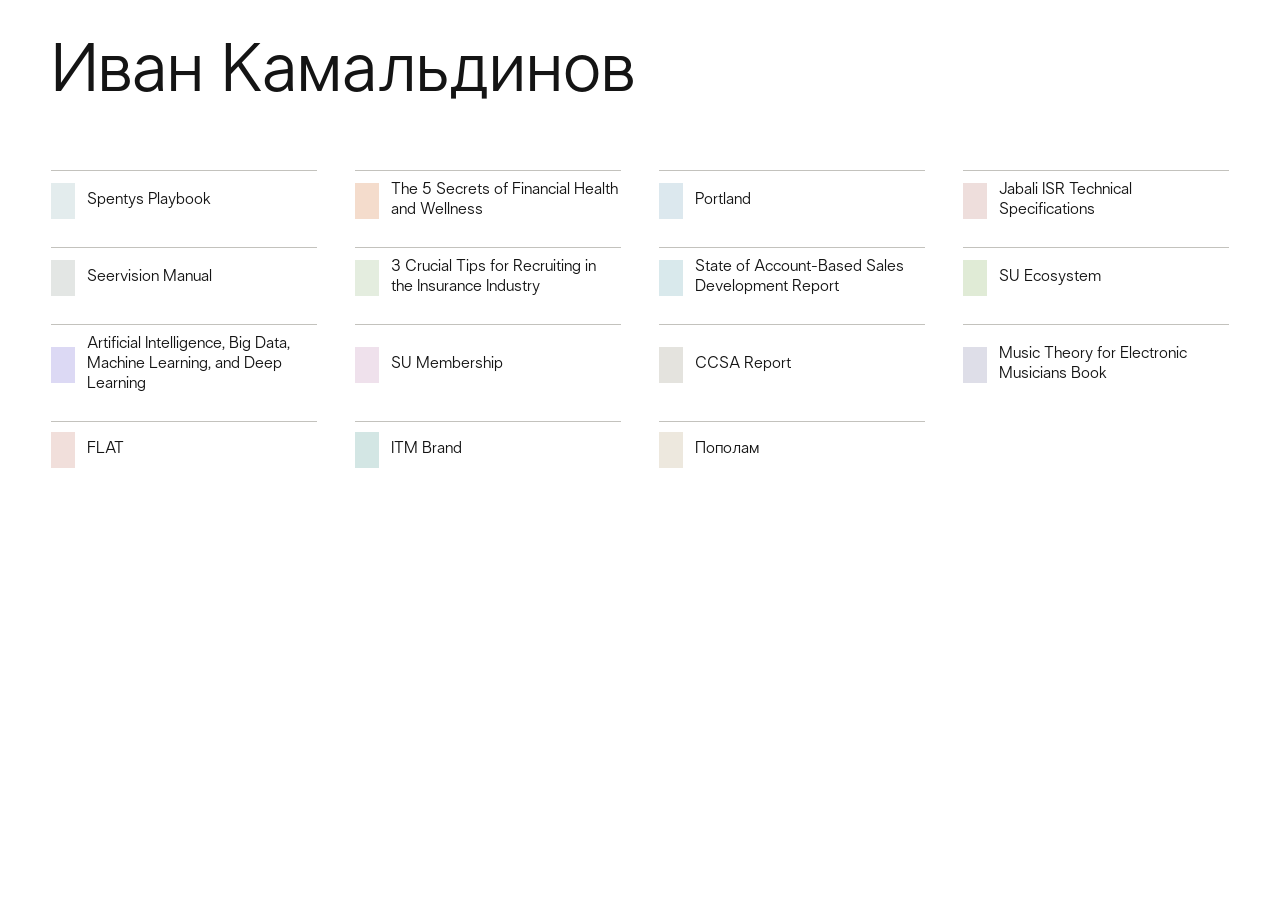
<file: index.html>
<!doctype html>
<html lang="ru">
<head>
  <meta charset="utf-8">
  <meta name="viewport" content="width=device-width, initial-scale=1, viewport-fit=cover">
  <meta name="description" content="Иван Камальдинов — коммуникационный дизайнер. Реклама, айдентика, издания и презентации.">
  <meta name="theme-color" content="#ffffff">
  <title>Иван Камальдинов — портфолио</title>
  <link rel="preload" href="./fonts/LTSuperior-Regular.otf" as="font" type="font/otf" crossorigin>
  <link rel="stylesheet" href="./portfolio.css?v=a5-reader-1">
  <link rel="stylesheet" href="./brandbooks.css?v=a5-reader-1">
  <link rel="stylesheet" href="./a5-case.css?v=a5-reader-1">
  <link rel="stylesheet" href="./opening.css?v=contrast-2">
  <link rel="stylesheet" href="./gallery-transitions.css?v=gallery-hit-1">
  <link rel="stylesheet" href="./gallery-interactions.css?v=a5-reader-1">
  <script type="module" src="./portfolio.js?v=a5-reader-1"></script>
</head>
<body>
  <main class="portfolio" id="portfolio" data-view="home" data-opening="reel">
    <figure class="image-field" aria-label="Изображения проектов">
      <div class="opening-reel" aria-hidden="true"></div>
      <div class="gallery-progress" aria-hidden="true"><div class="gallery-progress-fill"></div></div>
    </figure>
    <div class="gallery-hitarea" id="gallery-hitarea" aria-hidden="true">
      <span class="gallery-cursor" id="gallery-cursor" aria-hidden="true">→</span>
    </div>
    <header>
      <h1 class="name"><span class="given-name"><span>Иван</span></span> <span class="family-name"><span>Камальдинов</span></span></h1>
      <h1 class="project-title" id="project-title" tabindex="-1" inert></h1>
      <div class="top-action">
        <button class="cv-button" type="button" aria-haspopup="dialog" aria-controls="cv"><span>CV</span></button>
        <button class="detail-back" type="button" data-back inert>Назад</button>
      </div>
    </header>
    <p class="intro" id="intro">Коммуникационный дизайнер с опытом работы более 15 лет. Разрабатываю рекламу, айдентику, цифровые и печатные продукты.
Визуальный стиль, иерархия и системы, которые работают на любых носителях — от книжного разворота до рекламного щита.</p>

    <div class="caption" id="caption">
      <span id="slide-category"></span>
      <a class="caption-link" id="caption-link" hidden>
        <span id="slide-title"></span>
      </a>
    </div>
    <div class="carousel-controls" aria-label="Карусель">
      <div class="slide-counter" role="status" aria-live="polite" aria-atomic="true" aria-label="Номер изображения">
        <span class="counter-window"><span class="counter-number">01</span></span><span class="counter-divider">/</span><span class="counter-total">15</span>
      </div>
    </div>
    <span id="slide-status" class="visually-hidden" aria-live="polite"></span>

    <nav class="categories menu" id="categories" aria-label="Разделы портфолио"></nav>
    <nav class="formats menu" id="formats" aria-label="Форматы" inert></nav>
    <nav class="projects menu" id="projects" aria-label="Проекты" inert></nav>
    <div class="project-info" id="project-info" inert>
      <p id="project-description"></p>
      <a id="project-source" target="_blank" rel="noopener noreferrer" hidden>Открыть оригинал ↗</a>
    </div>
    <section id="brandbook" class="brandbook" aria-label="Страницы брендбука" hidden>
      <div class="book-stage">
        <button type="button" class="book-neighbor" data-book-step="-1" aria-label="Предыдущая страница"><span aria-hidden="true">←</span></button>
        <button type="button" class="book-page" aria-label="Увеличить страницу"></button>
        <button type="button" class="book-neighbor" data-book-step="1" aria-label="Следующая страница"><span aria-hidden="true">→</span></button>
      </div>
      <div class="book-tools">
        <output class="book-counter" aria-label="Страница" aria-live="polite"></output>
        <button class="book-enlarge" type="button">Увеличить ↗</button>
      </div>
      <nav class="book-strip" aria-label="Все страницы брендбука"></nav>
    </section>
    <section class="a5-case" id="a5-case" aria-label="A5. Фирменный стиль" hidden></section>
    <section id="case-viewer" class="case-viewer" hidden aria-label="Кейс проекта"><iframe id="case-frame" title="Интерактивный кейс" loading="eager"></iframe></section>
  </main>
  <dialog id="a5-zoom" class="a5-zoom" aria-label="Страница руководства A5">
    <form method="dialog">
      <button value="close">Закрыть ×</button>
      <button type="button" data-a5-zoom="-1" aria-label="Предыдущая страница">←</button>
      <button type="button" data-a5-zoom="1" aria-label="Следующая страница">→</button>
      <button type="button" data-a5-size aria-pressed="false">100%</button>
      <output class="a5-zoom-label" aria-live="polite"></output>
    </form>
    <img alt="">
  </dialog>

  <dialog class="book-zoom" id="book-zoom" aria-label="Увеличенная страница">
    <form method="dialog"><button type="submit" autofocus>Закрыть ×</button></form>
  </dialog>

  <dialog id="cv" aria-labelledby="cv-title">
    <h2 id="cv-title">Иван Камальдинов</h2>
    <p>Коммуникационный дизайнер. Более 15 лет в дизайне.</p>
    <p>Айдентика, наружная и цифровая реклама, издания, презентации.</p>
    <form method="dialog"><button type="submit" autofocus>Закрыть</button></form>
  </dialog>
</body>
</html>
</file>
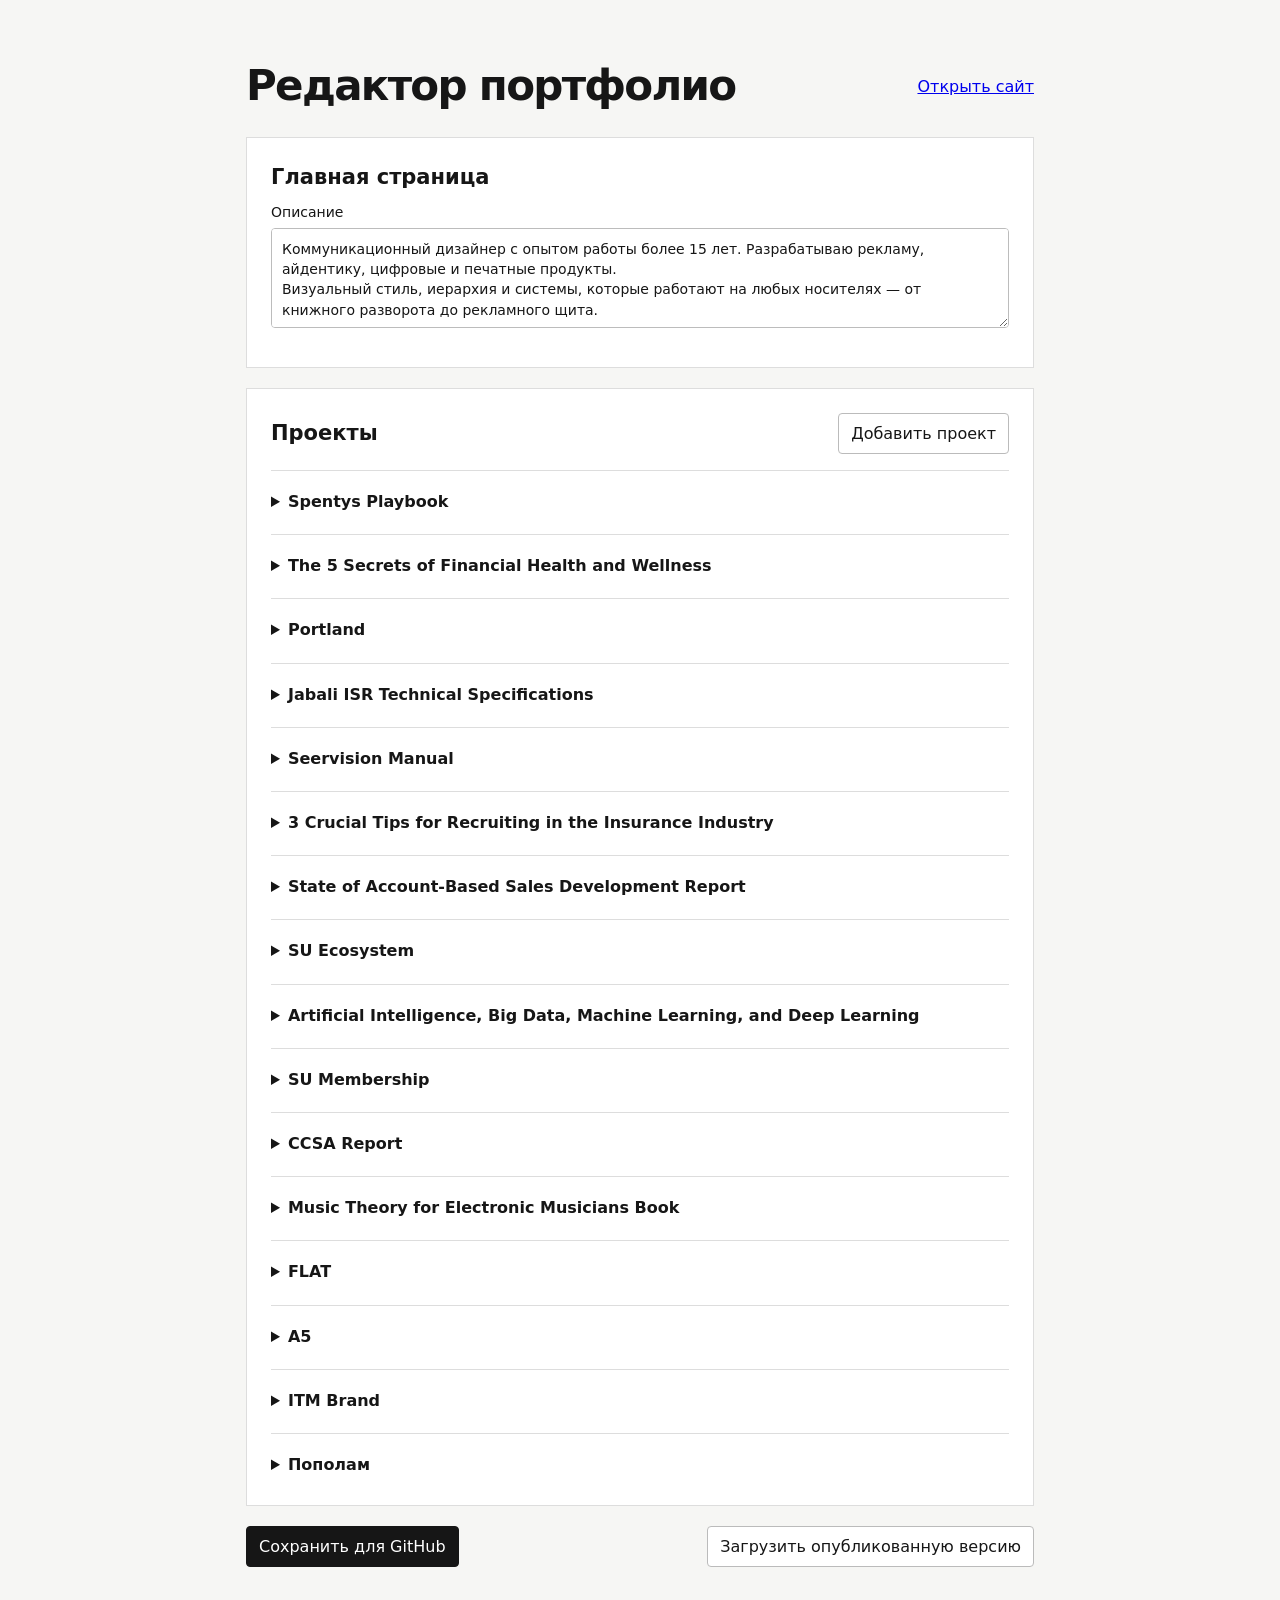
<file: admin/index.html>
<!doctype html>
<html lang="ru">
<head>
<meta charset="utf-8">
<meta name="viewport" content="width=device-width, initial-scale=1">
<title>Редактор портфолио</title>
<style>
:root { color-scheme: light; font: 16px/1.45 system-ui,sans-serif; color: #161616; background: #f6f6f4; }
* { box-sizing: border-box; }
body { max-width: 900px; margin: auto; padding: clamp(20px,5vw,56px); }
header, .project-top, .actions { display:flex; align-items:center; justify-content:space-between; flex-wrap:wrap; gap:12px; }
h1,h2,p { margin:0; } h1 { font-size: clamp(26px,5vw,42px); letter-spacing:-.04em; }
h2 { font-size: 21px; }
section { padding:24px; background:#fff; border:1px solid #ddd; margin:20px 0; }
label { display:block; font-size:14px; margin: 10px 0; }
input,select,textarea { width:100%; padding:10px; margin-top:5px; border:1px solid #bcbcbc; border-radius:4px; background:#fff; color:inherit; font:inherit; }
textarea { min-height:100px; resize:vertical; }
button,a.button { font:inherit; color:inherit; cursor:pointer; border:1px solid #bbb; padding:8px 12px; background:#fff; border-radius:4px; text-decoration:none; }
button.primary { color:#fff; background:#161616; border-color:#161616; }
button:disabled { opacity:.5; cursor:wait; }
article { border-top:1px solid #ddd; margin-top:16px; padding-top:14px; }
summary { cursor:pointer; font-weight:600; padding:5px 0; }
.pair { display:grid; grid-template-columns:1fr 1fr; gap:12px; }
.muted { color:#575757; font-size:14px; margin-top:8px; }
#status { margin-top:12px; min-height:1.5em; }
#export-text { min-height:180px; } [hidden] { display:none !important; }
@media(max-width:480px) { .pair { grid-template-columns:1fr; gap:0; } section { padding:16px; } }
</style>
</head>
<body>
<header><h1>Редактор портфолио</h1><a href="https://oskrenh.github.io/kamaldinov/">Открыть сайт</a></header>
<form id="editor" hidden>
<section aria-labelledby="bio-title">
<h2 id="bio-title">Главная страница</h2>
<label>Описание<textarea id="intro" maxlength="650" required></textarea></label>
</section>
<section aria-labelledby="projects-title">
<div class="project-top"><h2 id="projects-title">Проекты</h2><button id="add" type="button">Добавить проект</button></div>
<div id="projects"></div>
</section>
<div class="actions">
<button class="primary" id="publish" type="submit">Сохранить для GitHub</button>
<button id="reload" type="button">Загрузить опубликованную версию</button>
</div>
</form>
<p id="status" role="status">Загружаю портфолио…</p>
<section id="export" hidden>
<h2>Сохранение через GitHub</h2>
<p class="muted">Скопируй подготовленный текст, замени им содержимое файла в GitHub и нажми Commit changes.</p>
<label>Данные для файла content.json<textarea id="export-text" readonly></textarea></label>
<div class="actions">
<button type="button" id="copy">Скопировать</button>
<a class="button" href="https://github.com/OSKRENH/kamaldinov/edit/main/content.json" target="_blank" rel="noopener">Открыть редактор GitHub</a>
</div>
</section>
<template id="project">
<article>
<details>
<summary></summary>
<label>Название<input name="title" required maxlength="100"></label>
<label>Бренд / клиент (подпись в галерее)<input name="client" maxlength="100"></label>
<div class="pair"><label>Раздел<select name="category"></select></label><label>Подраздел<select name="subcategory"></select></label></div>
<label>Краткое описание<textarea name="description" maxlength="600"></textarea></label>
<label>Обложка, URL изображения<input name="cover" type="url" maxlength="1000" placeholder="https://…"></label>
<label>Ссылка на проект<input name="url" type="url" maxlength="1000" placeholder="https://…"></label>
<button type="button" data-remove>Удалить проект</button>
</details>
</article>
</template>
<script type="module" src="./editor.js"></script>
</body>
</html>
</file>
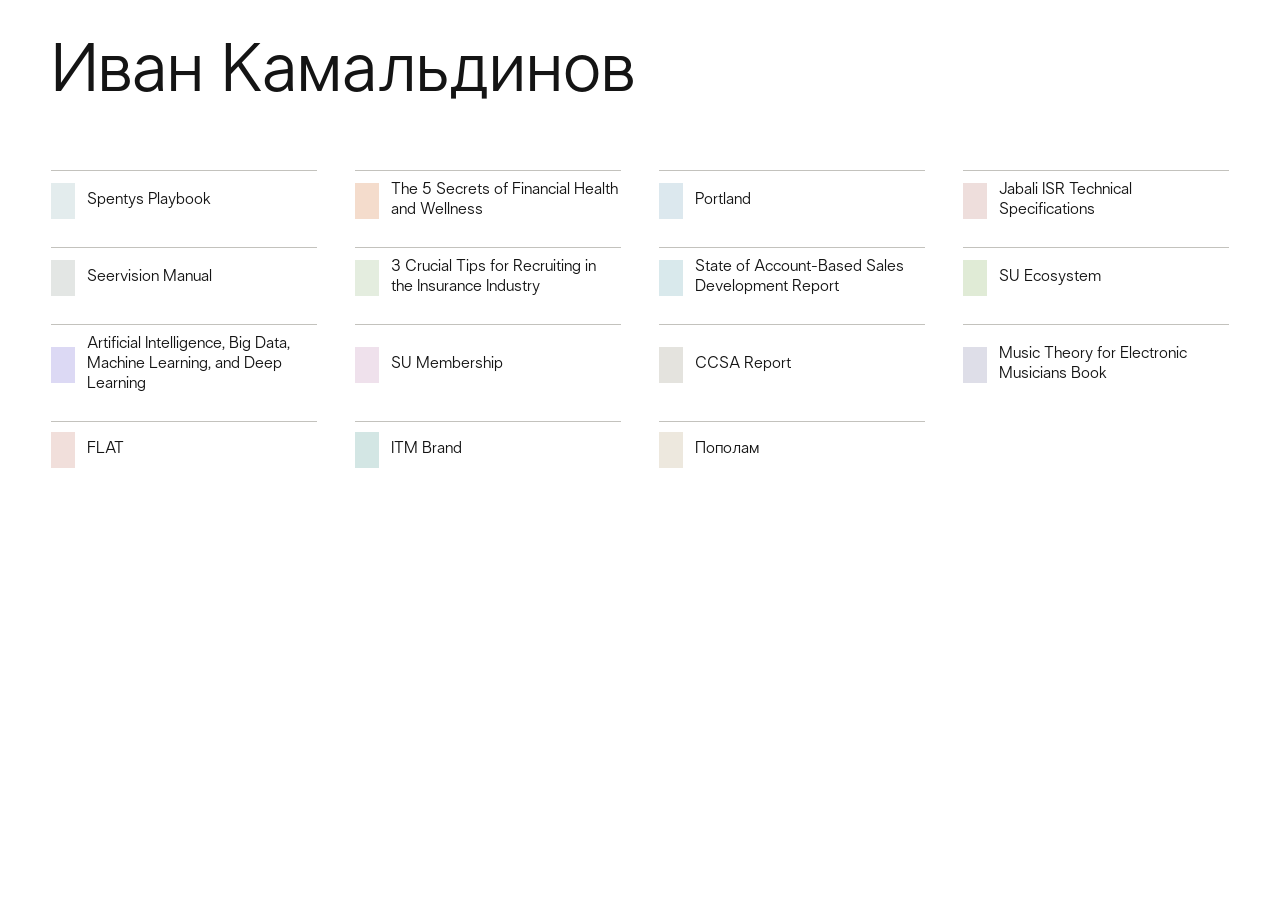
<file: cases/index.html>
<!doctype html><html lang="ru"><meta charset="utf-8"><meta name="viewport" content="width=device-width,initial-scale=1"><title>Кейсы — Иван Камальдинов</title>
<style>
@font-face{font-family:LT;src:url(../fonts/LTSuperior-Regular.otf)}*{box-sizing:border-box}body{margin:0;font-family:LT,Arial,sans-serif;color:#141414}button{font:inherit;color:inherit;cursor:pointer;background:none;border:0;text-align:left;padding:0}button:hover{text-decoration:underline;text-underline-offset:.17em}#list{padding:3.6vmin 4vw}h1{font-size:clamp(36px,5.4vw,100px);font-weight:400;margin:0 0 6vh}#items{display:grid;grid-template-columns:repeat(auto-fit,minmax(215px,1fr));gap:1em 3vw}#items button{padding:10px 0;border-top:1px solid #c3c2bd;display:flex;align-items:center;gap:12px}#items i{width:24px;height:36px;display:block;flex:none}#stage{position:fixed;inset:0;display:grid;place-items:center;transition:background .55s}#stage[hidden],[hidden]{display:none}svg{width:100%;height:100%;font-family:LT,Arial,sans-serif}svg [role=button]{cursor:pointer}svg [role=button]:hover text,svg [role=button]:focus-visible text{text-decoration:underline}svg [role=button]:focus-visible{outline:2px solid currentColor}text{fill:#161616}.active{animation:arrive .52s cubic-bezier(.2,.7,.3,1) both}.reverse{animation-name:retreat}@keyframes arrive{from{opacity:.1;translate:1.8% 0}}@keyframes retreat{from{opacity:.1;translate:-1.8% 0}}@media(prefers-reduced-motion:reduce){*,*:before{animation:none!important;transition:none!important}}
</style><main id="list"><h1>Иван Камальдинов</h1><nav id="items" aria-label="Проекты"></nav></main><section id="stage" hidden aria-label="Открытый проект"></section><script src="scenes.js"></script><script>
const NS='http://www.w3.org/2000/svg',media=matchMedia('(max-aspect-ratio: 4/5)');let state,dir=1,start,lastScene,lastProject;
function el(tag,attrs={}){const n=document.createElementNS(NS,tag);for(const [k,v] of Object.entries(attrs))n.setAttribute(k,v);return n}
function go(i,k){location.hash=i+'/'+k}
function action(a){if(a==='home'){if(window.parent!==window){window.parent.postMessage({type:'kamaldinov:close-case'},location.origin)}else{location.hash=''}return}let [i,k]=state,L=cases[i].views.length;dir=a==='prev'||Number.isInteger(a)&&a<k?-1:1;go(i,Number.isInteger(a)?a:(k+(dir>0?1:-1)+L)%L)}
cases.forEach((p,i)=>{let b=document.createElement('button'),color=document.createElement('i');color.style.background=p.views[0].desktop.bg;b.append(color,document.createTextNode(p.full));b.onclick=()=>go(i,0);items.append(b)})
function draw(){const m=/^#(\d+)\/(\d+)$/.exec(location.hash);if(!m||!cases[+m[1]]?.views[+m[2]]){stage.hidden=true;list.hidden=false;if(state)items.children[state[0]].focus();state=null;lastScene=null;return}
state=[+m[1],+m[2]];let [i,k]=state,s=cases[i].views[k][media.matches?'mobile':'desktop'];let focused=document.activeElement?.dataset.id;list.hidden=true;stage.hidden=false;stage.style.background=s.bg;const svg=el('svg',{viewBox:'0 0 '+s.w+' '+s.h,role:'group','aria-label':cases[i].full+' — '+cases[i].views[k].label});for(const n of s.nodes){let g=el('g');g.dataset.id=n.id;if(n.type==='art'){const box=el('svg',{x:n.x,y:n.y,width:n.w,height:n.h,overflow:'hidden'});const art=el('image',{x:n.dx,y:n.dy,width:n.iw,height:n.ih,href:'art/'+n.key+'.svg'});art.addEventListener('error',()=>{const fallback=['../images/drive/spentys-playbook.webp','../images/drive/financial-health-and-wellness.webp','../images/drive/portland.webp','../images/drive/jabali-isr.webp','../images/drive/seervision-manual.webp','../images/drive/recruiting-in-insurance.webp','../images/drive/account-based-sales-development.webp','../images/drive/su-ecosystem.webp','../images/drive/ai-and-big-data-clean.webp','../images/drive/su-membership.webp','../images/drive/ccsa-report.webp','../images/drive/music-theory.webp','../images/brandbooks/flat/01.webp','../images/brandbooks/itm/01.webp','../images/pets/popolam-safari-browser.webp'][i];if(art.getAttribute('href')!==fallback)art.setAttribute('href',fallback)},{once:true});box.append(el('rect',{width:'100%',height:'100%',fill:'white'}),art);g.append(box);const prior=lastProject===i && lastScene?.nodes.find(a=>a.id===n.id&&a.key===n.key);
if(prior && !matchMedia('(prefers-reduced-motion: reduce)').matches){const picture=box.lastChild;for(const [attr,prop] of [['x','dx'],['y','dy'],['width','iw'],['height','ih']]){if(prior[prop]!==n[prop]){const anim=el('animate',{attributeName:attr,from:prior[prop],to:n[prop],dur:'.60s',calcMode:'spline',keyTimes:'0;1',keySplines:'.25 .72 .3 1'});picture.append(anim)}}}else g.classList.add('active');if(dir<0)g.classList.add('reverse')}else if(n.type==='marker'){g.append(el('rect',{x:n.x,y:n.y,width:n.w,height:n.h,fill:'#161616'}))}else{const t=el('text',{x:n.x,y:n.y+n.size*.82,'font-size':n.size});t.textContent=n.text;if(n.link==='home')t.setAttribute('text-decoration','underline');g.append(t);if(n.id==='section'||n.id==='loc')g.classList.add('active')}
if(n.link!=null){g.setAttribute('role','button');g.setAttribute('tabindex','0');g.setAttribute('aria-label',n.text||cases[i].views[typeof n.link==='number'?n.link:(k+1)%cases[i].views.length].label);g.onclick=()=>action(n.link);g.onkeydown=e=>{if(e.key==='Enter'||e.key===' '){e.preventDefault();action(n.link)}};if(n.type==='text'){const pad=n.size*.3;g.insertBefore(el('rect',{x:n.x-pad,y:n.y-pad,width:Math.max(n.text.length*n.size*.54,n.size)+2*pad,height:n.size*1.7,fill:'transparent'}),g.firstChild)}}svg.append(g)}stage.replaceChildren(svg);lastScene=s;lastProject=i;if(focused)svg.querySelector('[data-id="'+focused+'"]')?.focus()}
window.addEventListener('hashchange',draw);media.addEventListener('change',draw);addEventListener('keydown',e=>{if(!state)return;if(['ArrowLeft','ArrowRight','Escape'].includes(e.key)){e.preventDefault();action(e.key==='Escape'?'home':e.key==='ArrowLeft'?'prev':'next')}});stage.ontouchstart=e=>start=e.touches[0].clientX;stage.ontouchend=e=>{const d=e.changedTouches[0].clientX-start;if(Math.abs(d)>60){e.preventDefault();action(d<0?'next':'prev')}};draw()
</script></html>
</file>
<file: portfolio.css>
@font-face {
  font-family: 'LT Superior';
  src: url('./fonts/LTSuperior-Regular.otf') format('opentype');
  font-weight: 400;
  font-display: swap;
}

:root {
  color-scheme: light;
  font-family: 'LT Superior', Arial, sans-serif;
  color: #0d0d0d;
  background: #fff;
  --site-gutter: 2.604167%;
  --site-text: min(.625vw, 1.111111dvh);
  --site-title: min(3.90625vw, 6.944444dvh);
  font-size: var(--site-text);
  --ease: cubic-bezier(.22, 1, .36, 1);
  --move: 760ms var(--ease);
  --fade: 560ms ease;
}

*, *::before, *::after { box-sizing: border-box; }
html, body { margin: 0; width: 100%; height: 100%; overflow: hidden; }
h1, h2, p, figure { margin: 0; }
button, a { color: inherit; font: inherit; }
button {
  padding: 0;
  border: 0;
  background: none;
}
button, a[href] { cursor: pointer; -webkit-tap-highlight-color: transparent; }
html[data-input="touch"] :focus-visible { outline: none; }
:focus-visible { outline: 1px solid currentColor; outline-offset: 3px; }

.portfolio {
  --gutter: var(--site-gutter);
  --second: 8.984375%;
  --surname: 49.92%;
  --right: 91.796875%;
  --header-y: 4.62963%;
  --intro-y: 35.324074%;
  --nav-y: 66.064815%;
  --column: 5.598958%;
  --projects-width: 11.953125%;
  --format-shift: -6.380208vw;
  --intro-width: 18.333333%;
  --shift: clamp(18px, 3vw, 100px);
  position: relative;
  isolation: isolate;
  width: 100%;
  height: 100dvh;
  overflow: clip;
  font-size: var(--site-text);
  line-height: 1.2;
}

.image-field {
  position: absolute;
  z-index: -1;
  inset: 28.703704% 0 0 30.729167%;
  overflow: hidden;
  background: #f2f2f2;
  transition: inset 1000ms var(--ease);
}
.slide {
  position: absolute;
  inset: 0;
  width: 100%;
  height: 100%;
  opacity: 0;
  transition: opacity 1200ms ease;
}
.slide.is-current { opacity: 1; z-index: 1; }
.project-cover {
  --media-inset: clamp(16px, 2.604167vw, 100px);
  display: grid;
  place-items: center;
  isolation: isolate;
  overflow: hidden;
  padding: var(--media-inset);
  background: #f2f2f2;
}
/* Mirror the mobile treatment on desktop: every project paints a soft,
   edge-to-edge enlarged version of its own artwork behind the real cover. */
.project-cover::before {
  content: '';
  position: absolute;
  z-index: 0;
  inset: -32px;
  pointer-events: none;
  background: var(--preview) center / cover no-repeat;
  filter: blur(32px) brightness(.88) saturate(.83);
  transform: scale(1.04);
}
.project-cover img {
  display: block;
  width: 100%;
  height: 100%;
  min-width: 0;
  min-height: 0;
  object-fit: contain;
  position: relative;
  z-index: 1;
}
.color-slide { background-color: #f1e5d6; }
.slide[data-category="advertising"] { background-color: #dce8f9; }
.slide[data-category="identity"] { background-color: #eadff5; }
.slide[data-category="editions"] { background-color: #e7ead6; }
.slide[data-category="presentations"] { background-color: #f4dfcf; }
.slide[data-category="pets"] { background-color: #f6e1e8; }
.image-field::after {
  position: absolute;
  z-index: 2;
  inset: 0;
  pointer-events: none;
  content: '';
  background: linear-gradient(90deg, rgb(255 255 255 / .93), transparent 70%),
    linear-gradient(180deg, rgb(255 255 255 / .74), transparent 28%);
  opacity: 0;
  transition: opacity var(--move);
}
[data-view="detail"] .image-field { inset: 0; }
[data-view="detail"] .image-field:has(.project-cover.is-current)::after { opacity: 1; }

.name, .project-title, .top-action {
  font-size: var(--site-title);
  line-height: 1.13;
  font-weight: 400;
}
.given-name, .family-name, .project-title, .top-action {
  position: absolute;
  top: var(--header-y);
}
.given-name { left: var(--gutter); }
.family-name { left: var(--surname); text-align: center; translate: -50% 0; }
.top-action { right: var(--gutter); }
.top-action button {
  display: block;
  text-decoration: underline;
  text-decoration-thickness: .045em;
  text-underline-offset: .12em;
}
.cv-button span { text-decoration: underline; text-decoration-thickness: .045em; text-underline-offset: .12em; }
.detail-back { position: absolute; top: 0; right: 0; }
.project-title {
  left: var(--gutter);
  right: 21.71875%;
  font-size: var(--site-title);
  overflow-wrap: anywhere;
}
.name, .cv-button, .intro, .caption, .carousel-controls, .menu, .project-title, .project-info, .detail-back {
  transition: transform var(--move), opacity var(--fade);
}
.given-name span, .family-name span, .cv-button span { display: inline-block; }
[data-starting] .given-name span, [data-starting] .family-name span, [data-starting] .cv-button span {
  animation: reveal-heading 1200ms var(--ease) both;
}
[data-starting] .family-name span { animation-delay: 350ms; }
[data-starting] .cv-button span { animation-delay: 700ms; }
@keyframes reveal-heading {
  from { opacity: 0; transform: translateX(var(--shift)); }
  to { opacity: 1; transform: translateX(0); }
}

.intro, .caption, .carousel-controls, .menu, .project-info {
  position: absolute;
  font-size: inherit;
}
.intro, .project-info { width: var(--intro-width); left: var(--gutter); }
.intro { top: var(--intro-y); }
.intro-mobile-copy { display: none; }
[data-advertising-list] .intro { white-space: pre-line; }
.caption {
  top: var(--intro-y);
  left: var(--right);
  right: var(--gutter);
  overflow-wrap: anywhere;
}
.caption span { display: block; }
.caption-link { text-decoration: none; }
.carousel-controls {
  top: var(--nav-y);
  left: var(--right);
  display: flex;
  align-items: center;
  gap: .22em;
}
.carousel-controls button {
  display: grid;
  place-items: center;
  min-height: 1.2em;
  min-width: 1.1em;
  transition: opacity 180ms ease;
}
.carousel-controls button:enabled:hover { opacity: .55; }
.carousel-controls button:disabled { cursor: default; }

.menu, .project-info {
  top: var(--nav-y);
  bottom: 4.62963%;
  overflow: auto;
  scrollbar-width: none;
  overscroll-behavior: contain;
}
.menu::-webkit-scrollbar, .project-info::-webkit-scrollbar { display: none; }
.menu { display: flex; flex-direction: column; align-items: flex-start; width: var(--column); }
.menu a, .menu button {
  display: block;
  flex: none;
  text-align: left;
  text-decoration: none;
  max-width: 100%;
  overflow-wrap: anywhere;
}
.menu a {
  text-decoration: underline;
  text-decoration-color: transparent;
  text-decoration-thickness: max(1px, .022em);
  text-underline-offset: .16em;
  transition: text-decoration-color 240ms ease, color 240ms ease;
}
.menu a:hover, .menu a:focus-visible, .menu a[aria-current] { text-decoration-color: currentColor; }
.menu .section-back {
  opacity: 0;
  transform: translateX(var(--shift));
  transition: opacity var(--fade), transform var(--move), text-decoration-color 240ms ease;
}
[data-view="projects"] .section-back { opacity: 1; transform: translateX(0); }
.menu :focus-visible { outline-offset: -1px; }
.categories { left: var(--gutter); }
.formats, .projects { left: var(--second); }
.projects { width: var(--projects-width); }
.project-info { left: var(--gutter); }
.project-info a { display: inline-block; margin-top: .4em; text-underline-offset: .14em; }

[inert] { pointer-events: none; }
[hidden] { display: none !important; }

.formats, .projects, .project-info, .project-title, .detail-back {
  opacity: 0;
  transform: translateX(var(--shift));
}
[data-view="formats"] .formats, [data-view="projects"] .projects,
[data-view="detail"] .project-info, [data-view="detail"] .project-title, [data-view="detail"] .detail-back {
  opacity: 1;
  transform: translateX(0);
}
[data-view="projects"]:not([data-direct]) .categories, [data-view="detail"] .categories {
  opacity: 0;
  transform: translateX(-130%);
}
[data-view="projects"] .formats {
  opacity: 1;
  transform: translateX(var(--format-shift));
}
[data-view="detail"] .formats, [data-view="detail"] .projects {
  opacity: 0;
  transform: translateX(calc(-1 * var(--second) - 110%));
}
[data-view="detail"] .name, [data-view="detail"] .cv-button, [data-view="detail"] .intro {
  opacity: 0;
  transform: translateX(calc(-1 * var(--shift)));
  pointer-events: none;
}
[data-view="detail"] .caption {
  opacity: 0;
  transform: translateX(var(--shift));
  pointer-events: none;
}
[data-view="projects"][data-direct] .formats { opacity: 0; }
.visually-hidden { position: absolute; width: 1px; height: 1px; padding: 0; overflow: hidden; clip-path: inset(50%); white-space: nowrap; }
dialog { max-width: min(90vw, 480px); padding: 1.5rem; border: 1px solid currentColor; color: inherit; }
dialog::backdrop { background: rgb(0 0 0 / .24); }
dialog h2 { font-weight: 400; margin-bottom: .65em; }
dialog button { margin-top: 1.2em; text-decoration: underline; }

@media (max-aspect-ratio: 1/1) {
  :root {
    --site-gutter: 5.128205%;
    --site-text: clamp(11px, 3.076923vw, 16px);
    --site-title: clamp(19px, 6.153846vw, 32px);
  }
  .portfolio {
    /* 390 × 844 reference. Raise the bottom menu on short screens. */
    --second: 51.538462%;
    --header-y: max(2.843602%, env(safe-area-inset-top));
    --intro-y: max(13.507109%, calc(env(safe-area-inset-top) + 4.65em));
    --nav-y: min(88.981043%, calc(100% - 6.25em - max(16px, env(safe-area-inset-bottom))));
    --image-top: max(24.170616%, calc(var(--intro-y) + 7.5em));
    --image-end: min(86.492891%, calc(var(--nav-y) - 1.5em));
    --caption-y: clamp(var(--image-top), 66.706161%, calc(var(--image-end) - 3.8em));
    --column: 43.333333%;
    --projects-width: 43.333333%;
    --format-shift: -46.410257vw;
    --intro-width: 89.74359%;
    line-height: 1.25;
  }
  .intro-desktop-copy { display: none; }
  .intro-mobile-copy { display: inline; white-space: pre-line; }
  [data-view="detail"] {
    --nav-y: min(83.412322%, calc(100% - 6em - max(16px, env(safe-area-inset-bottom))));
  }
  .project-title { right: 36%; line-height: 1.2333; }
  .intro {
    white-space: normal;
    max-height: calc(var(--image-top) - var(--intro-y) - .7em);
    overflow: auto;
    scrollbar-width: none;
  }
  [data-advertising-list] .intro { white-space: normal; }
  .image-field { inset: var(--image-top) 0 calc(100% - var(--image-end)) 0; }
  .project-cover { padding: 0; }
  .project-cover::before {
    inset: -24px;
    filter: blur(20px) brightness(.92) saturate(.75);
  }
  .portfolio:not([data-view="detail"]) .project-cover img {
    position: absolute;
    inset: auto 0 0;
    width: 100%;
    height: 88%;
    object-position: center bottom;
  }
  .portfolio:not([data-view="detail"]) .project-cover[data-orientation="wide"] img {
    left: auto;
    width: 86%;
    height: 86%;
    object-fit: cover;
    object-position: left bottom;
  }
  .image-field::after {
    background: linear-gradient(0deg, rgb(255 255 255 / .95), transparent 44%, transparent 69%, rgb(255 255 255 / .8));
  }
  .caption {
    top: var(--caption-y);
    left: var(--gutter);
    right: calc(100% - var(--second) + .5em);
  }
  .carousel-controls {
    top: var(--caption-y);
    left: var(--second);
    right: auto;
    gap: .16em;
  }
  [data-view="detail"] .carousel-controls {
    top: 66.706161%;
    left: auto;
    right: var(--gutter);
    font-size: inherit;
  }
  .carousel-controls button {
    min-width: 1em;
    position: relative;
  }
  .carousel-controls button::after {
    content: '';
    position: absolute;
    inset-block: -10px;
    inset-inline: -3px;
  }
  .menu, .project-info { bottom: max(2.5%, env(safe-area-inset-bottom)); }
  [data-view="detail"] .formats, [data-view="detail"] .projects { transform: translateX(-220%); }
}

@media (prefers-reduced-motion: reduce) {
  *, *::before, *::after { animation: none !important; transition: none !important; }
}

.name { position: absolute; inset: 0; pointer-events: none; }
.slide.is-outgoing { opacity: 1; }



.project-info { white-space: pre-line; }
[data-view="projects"] .projects { transition-delay: 140ms; }
[data-view="detail"] .project-title { transition-delay: 90ms; }
[data-view="detail"] .project-info { transition-delay: 170ms; }

.caption-link, .top-action button, dialog button {
  transition: color 240ms ease;
}
.top-action button { transition: transform var(--move), opacity var(--fade), color 240ms ease; }
@media (hover: hover) {
  .caption-link[href]:hover, .top-action button:hover, dialog button:hover { color: #585858; }
}
.caption-link #slide-title {
  text-decoration: underline;
  text-decoration-color: transparent;
  text-decoration-thickness: max(1px, .022em);
  text-underline-offset: .14em;
  transition: text-decoration-color 240ms ease;
}
.caption-link[href]:hover #slide-title { text-decoration-color: currentColor; }

/* Immersive vector case studies: retain the original home grid and routing. */
.case-viewer{position:absolute;z-index:30;inset:0;width:100%;height:100%;background:#fff;overflow:hidden;}
.case-viewer iframe{display:block;width:100%;height:100%;border:0;outline:0;background:#fff;}
[data-case] .gallery-hitarea{pointer-events:none;}
</file>
<file: brandbooks.css>
[data-book] .image-field,
[data-book] .carousel-controls,
[data-book] .project-info { visibility: hidden; }

[data-book] { background: #f3f2ee; }

.brandbook {
  --page-gap: clamp(12px, 2vw, 34px);
  position: absolute;
  inset: clamp(110px, 17dvh, 180px) var(--gutter) max(24px, env(safe-area-inset-bottom));
  display: grid;
  grid-template-rows: minmax(0, 1fr) auto auto;
  gap: 14px;
  animation: book-arrive 520ms var(--ease) both;
}
@keyframes book-arrive {
  from { opacity: .3; transform: translateY(14px); }
  to { opacity: 1; transform: translateY(0); }
}

.book-stage {
  display: grid;
  grid-template-columns: minmax(0, .21fr) minmax(0, 1fr) minmax(0, .21fr);
  grid-template-rows: minmax(0, 1fr);
  align-items: center;
  gap: var(--page-gap);
  min-height: 0;
  touch-action: pan-y pinch-zoom;
}
.book-page {
  display: grid;
  place-items: center;
  width: 100%;
  height: 100%;
  min-height: 0;
  min-width: 0;
  cursor: zoom-in;
}
.book-page img {
  display: block;
  width: auto;
  height: auto;
  max-width: 100%;
  max-height: 100%;
  min-height: 0;
  min-width: 0;
  object-fit: contain;
  box-shadow: 0 10px 28px rgb(30 26 15 / .16);
}
.book-neighbor {
  display: grid;
  place-items: center;
  gap: 10px;
  min-width: 0;
  color: #504d43;
  opacity: .62;
  transition: opacity 220ms ease, transform 280ms var(--ease);
}
.book-neighbor:disabled { visibility: hidden; }
.book-neighbor img {
  display: block;
  width: 100%;
  height: auto;
  aspect-ratio: 116 / 82;
  object-fit: contain;
  box-shadow: 0 3px 12px rgb(30 26 15 / .14);
}
.book-neighbor:focus-visible { opacity: 1; }
@media (hover: hover) and (pointer: fine) {
  .book-neighbor:enabled:hover { opacity: 1; transform: translateY(-4px); }
}

.book-tools {
  display: grid;
  grid-template-columns: 1fr auto 1fr;
  align-items: center;
  padding-top: 4px;
}
.book-counter { grid-column: 2; font-variant-numeric: tabular-nums; color: #504d43; }
.book-enlarge {
  justify-self: end;
  min-height: 28px;
  text-decoration: underline;
  text-decoration-color: #807b6d;
  text-underline-offset: .22em;
}
.book-strip {
  position: relative;
  display: flex;
  justify-content: safe center;
  gap: 8px;
  padding: 8px 4px;
  overflow: auto hidden;
  overscroll-behavior-x: contain;
  scrollbar-width: thin;
  scrollbar-color: #aaa598 transparent;
}
.book-thumb {
  flex: 0 0 min(9vw, 88px);
  aspect-ratio: 116 / 82;
  background-image: var(--thumb-sheet);
  background-position: var(--thumb-x) var(--thumb-y);
  background-size: 600% calc(var(--thumb-rows) * 100%);
  border: 1px solid #d2cfc4;
  opacity: .65;
  transition: opacity 200ms ease;
}
.book-thumb[aria-current] {
  opacity: 1;
  outline: 1px solid #29271f;
  outline-offset: 3px;
}
.book-thumb:focus-visible { opacity: 1; }
@media (hover: hover) and (pointer: fine) {
  .book-thumb:hover { opacity: 1; }
}

.book-zoom {
  position: fixed;
  inset: 12px;
  width: calc(100% - 24px);
  height: calc(100% - 24px);
  max-width: none;
  max-height: none;
  padding: 0 16px 16px;
  overflow: auto;
  overscroll-behavior: contain;
  border: 0;
  background: #f3f2ee;
}
.book-zoom form {
  position: sticky;
  top: 0;
  left: 0;
  z-index: 1;
  width: max-content;
  padding: 8px 16px 10px 0;
  background: #f3f2ee;
}
.book-zoom form button { min-height: 36px; margin: 0; }
.book-zoom img { display: block; min-width: 1100px; width: 100%; height: auto; }

@media (max-aspect-ratio: 1/1) {
  .brandbook {
    --page-gap: 6px;
    inset-block-start: max(104px, 15dvh);
    gap: 12px;
  }
  .book-stage { grid-template-columns: minmax(0, .13fr) minmax(0, 1fr) minmax(0, .13fr); }
  .book-neighbor { gap: 6px; min-height: 44px; }
  .book-thumb { flex-basis: 66px; }
}
@media (prefers-reduced-motion: reduce) {
  .brandbook { animation: none; }
}
</file>
<file: a5-case.css>
@font-face {
  font-family: Onest;
  src: url('./fonts/Onest-Variable.woff') format('woff');
  font-style: normal;
  font-weight: 100 900;
  font-display: swap;
}

[data-a5] > :not(.a5-case) { visibility: hidden; }
.a5-case {
  --a5-gap: .78125vw;
  --a5-guide: #00e5df;
  --a5-bottom: max(24px, env(safe-area-inset-bottom));
  position: absolute;
  inset: 0;
  isolation: isolate;
  display: grid;
  grid-template-rows: auto minmax(0, 1fr);
  overflow: hidden;
  background: #faf9f7;
  line-height: 1.3;
}
.a5-case[hidden] { display: none; }
.a5-background, .a5-background > div {
  position: absolute;
  inset: 0;
  pointer-events: none;
}
.a5-background { z-index: -1; overflow: hidden; }
.a5-background > div {
  background-position: center;
  background-size: cover;
  filter: blur(clamp(34px, 5vw, 110px)) saturate(.78);
  transform: scale(1.22);
  opacity: 0;
  transition: opacity var(--fade);
}
.a5-background > .is-current { opacity: 1; }
.a5-background::after {
  content: '';
  position: absolute;
  inset: 0;
  background: linear-gradient(90deg, rgb(255 255 255 / .72), rgb(255 255 255 / .43));
}
.a5-grid {
  display: grid;
  grid-template-columns: repeat(15, minmax(0, 1fr));
  column-gap: var(--a5-gap);
  padding-inline: var(--gutter);
}
.a5-header {
  padding-top: 4.62963dvh;
  align-items: baseline;
  font-size: var(--site-title);
  line-height: 1.13;
}
.a5-header h1 { grid-column: 1 / 6; font: inherit; }
.a5-back {
  grid-column: 11 / -1;
  justify-self: end;
  text-decoration-thickness: .045em;
  text-underline-offset: .12em;
}
.a5-layout {
  min-height: 0;
  padding-block: clamp(20px, 6dvh, 100px) var(--a5-bottom);
  grid-template-rows: minmax(0, 1fr);
}
.a5-copy { grid-column: 1 / 4; max-width: 34ch; align-self: start; }
.a5-copy h2 { font: inherit; margin-bottom: .62em; }
.a5-specs { margin-top: .85em; color: #4e4642; }
.a5-specs:empty { display: none; }
.a5-contents {
  grid-column: 4 / 6;
  align-self: stretch;
  justify-self: end;
  position: relative;
  width: min(100%, 140px);
  min-height: 0;
  padding: 4px 10px 14px 4px;
  overflow: auto;
  overscroll-behavior: contain;
  scrollbar-width: thin;
  scrollbar-color: #aaa39a transparent;
}
.a5-contents button {
  display: grid;
  width: 100%;
  gap: 3px;
  margin-bottom: clamp(9px, 1.45dvh, 18px);
  text-align: right;
  color: #443e39;
}
.a5-thumb {
  display: block;
  width: 100%;
  aspect-ratio: 116 / 82;
  background: url('./images/brandbooks/a5/thumbs.webp') var(--x) var(--y) / 600% 300% no-repeat;
  outline: 1px solid rgb(45 39 35 / .22);
  box-shadow: 0 3px 10px rgb(34 27 21 / .08);
  opacity: .75;
  transition: opacity 160ms var(--ease);
}
.a5-contents [aria-current] .a5-thumb {
  outline: 1px solid #211d19;
  outline-offset: 3px;
  opacity: 1;
}
.a5-contents [aria-current] { color: #0d0d0d; }
.a5-reader {
  grid-column: 6 / -1;
  min-width: 0;
  min-height: 0;
  display: grid;
  container-type: size;
  grid-template-rows: auto auto auto;
  align-content: start;
}
.a5-page-area { min-height: 0; touch-action: pan-y pinch-zoom; }
.a5-visual-content, .a5-tools, .a5-detail-options {
  width: min(100cqw, calc(max(1px, 100cqh - 44px) * 1900 / 1343));
}
.a5-visual-content:has(.a5-colors, .a5-mark-stage, .a5-type) {
  width: min(100cqw, calc(max(1px, 100cqh - 96px) * 1900 / 1343));
}
.a5-art {
  position: relative;
  display: block;
  width: 100%;
  background: #f7f5f2;
  cursor: zoom-in;
  box-shadow: 0 12px 40px rgb(34 27 21 / .13);
}
.a5-art img { display: block; width: 100%; height: auto; }
.a5-page-grid {
  position: absolute;
  inset: 0;
  width: 100%;
  height: 100%;
  pointer-events: none;
  opacity: 0;
  transition: opacity 190ms var(--ease);
}
[data-grid-on] .a5-page-grid { opacity: 1; }
.a5-grid-shadow { stroke: #123e43; stroke-opacity: .65; stroke-width: 2px; }
.a5-tools, .a5-options, .a5-pager {
  display: flex;
  align-items: center;
  gap: clamp(6px, .95vw, 18px);
}
.a5-tools { justify-content: space-between; flex-wrap: wrap; gap: 0 12px; }
.a5-options { flex-wrap: wrap; justify-content: flex-end; }
.a5-detail-options:empty { display: none; }
.a5-tools button, .a5-detail-options button { min-height: 36px; }
.a5-pager > button { min-width: 24px; }
.a5-pager > button[aria-disabled="true"], .a5-zoom form button:disabled { opacity: .4; cursor: default; }
.a5-count { white-space: nowrap; font-variant-numeric: tabular-nums; }
.a5-case button[aria-pressed="true"] { text-decoration: underline; text-underline-offset: .21em; }
@media (hover: hover) and (pointer: fine) {
  .a5-contents button:hover .a5-thumb { opacity: 1; }
  .a5-tools button:not([aria-disabled="true"]):hover, .a5-detail-options button:hover {
    text-decoration: underline;
    text-underline-offset: .21em;
  }
  [data-has-grid] .a5-art:hover .a5-page-grid { opacity: 1; }
}
.a5-stage { position: relative; display: block; aspect-ratio: 1900 / 1343; width: 100%; overflow: hidden; background: #efede9; }
.a5-mark-stage svg, .a5-color svg { display: block; width: 100%; height: 100%; }
.a5-mark { fill: #746661; transition: fill 240ms var(--ease); }
.a5-guide, .a5-grid-shadow {
  stroke: var(--a5-guide);
  stroke-width: 1px;
  fill: none;
  vector-effect: non-scaling-stroke;
}
.a5-construction, .a5-clear { opacity: 0; transition: opacity 220ms var(--ease); }
.a5-clear { fill: #e1d9d1; }
.a5-clear .a5-guide { stroke: #746661; }
[data-mark-mode="construction"] .a5-construction, [data-mark-mode="clear"] .a5-clear { opacity: 1; }
.a5-construction { stroke: #17847e; }

.a5-color {
  display: grid;
  place-items: center;
  background: var(--sample);
  color: var(--sample-ink);
  transition: background-color 280ms var(--ease), color 280ms var(--ease);
}
.a5-color svg { width: 42%; height: auto; fill: currentColor; }
.a5-color-values {
  position: absolute;
  left: 4%;
  bottom: 5%;
  white-space: pre-line;
}
.a5-colors { display: grid; grid-template-columns: repeat(5, minmax(0, 1fr)); }
.a5-colors button { min-width: 0; text-align: left; }
.a5-colors button span { display: block; padding-inline: 4px; }
.a5-colors button span:first-child {
  height: clamp(16px, 3.1vh, 32px);
  margin-bottom: 4px;
  background: var(--swatch);
}
.a5-colors button[aria-pressed="true"] span:nth-child(2) { text-decoration: underline; text-underline-offset: .23em; }

.a5-type {
  display: grid;
  align-content: center;
  gap: clamp(12px, 3vh, 42px);
  padding: 5%;
  font-family: Onest, system-ui, sans-serif;
  color: #29221f;
  background: #e5e1e6;
}
.a5-type textarea {
  padding: 0;
  width: 100%;
  font: inherit;
  font-size: var(--site-title);
  font-weight: 500;
  line-height: 1.03;
  color: inherit;
  background: transparent;
  border: 0;
  resize: none;
}
.a5-type[data-weight="400"] textarea { font-weight: 400; }
.a5-type p span { white-space: nowrap; }


.a5-zoom {
  width: 100%;
  height: 100%;
  max-width: none;
  max-height: none;
  margin: 0;
  padding: 0 var(--site-gutter) 16px;
  overflow: auto;
  overscroll-behavior: contain;
  background: #f7f5f2;
  border: 0;
}
.a5-zoom form {
  position: sticky;
  top: 0;
  left: var(--site-gutter);
  z-index: 1;
  display: flex;
  flex-wrap: wrap;
  gap: 0 clamp(8px, 1vw, 16px);
  align-items: center;
  background: #f7f5f2;
}
.a5-zoom form button { min-width: 27px; min-height: 44px; margin: 0; }
.a5-zoom-label { margin-left: auto; font-variant-numeric: tabular-nums; }
.a5-zoom img {
  display: block;
  width: min(100%, calc((100dvh - 66px) * 1900 / 1343));
  height: auto;
  margin-inline: auto;
}
.a5-zoom[data-full-size] img { width: 1900px; max-width: none; margin-inline: 0; }

@media (max-aspect-ratio: 1/1), (max-width: 720px) {
  .a5-case { overflow: auto; grid-template-rows: auto auto; align-content: start; }
  .a5-background { position: fixed; }
  .a5-grid { grid-template-columns: repeat(6, minmax(0, 1fr)); gap: 12px max(7px, var(--a5-gap)); }
  .a5-header { padding-top: max(2.843602dvh, env(safe-area-inset-top)); }
  .a5-header h1 { grid-column: 1 / 4; }
  .a5-back { grid-column: 4 / -1; }
  .a5-layout { grid-template-rows: auto auto; padding-block: 18px var(--a5-bottom); }
  .a5-copy { grid-area: 2 / 2 / 3 / -1; max-width: none; }
  .a5-contents { grid-area: 1 / 1 / 3 / 2; min-height: 0; padding-inline-end: 5px; max-height: min(70dvh, 580px); }
  .a5-reader { grid-area: 1 / 2 / 2 / -1; container-type: normal; }
  .a5-visual-content, .a5-tools, .a5-detail-options,
  .a5-visual-content:has(.a5-colors, .a5-mark-stage, .a5-type) { width: 100%; }
  .a5-options { justify-content: start; }
  .a5-tools button, .a5-detail-options button { min-height: 44px; }
  .a5-colors { grid-template-columns: repeat(3, minmax(0, 1fr)); gap: 5px 0; }
  .a5-colors button span:nth-child(2) { overflow-wrap: anywhere; }
  .a5-type { gap: 7px; }
}
@media (prefers-reduced-motion: reduce) {
  .a5-case *, .a5-case *::before, .a5-case *::after { transition: none !important; }
}
</file>
<file: opening.css>
/* One-pixel timing line on the upper edge of the grey gallery field.
   The same element tracks both quick intro cuts and 5-second autoplay. */
.gallery-progress {
  position: absolute;
  z-index: 8;
  inset: 0 0 auto;
  height: 1px;
  opacity: 0;
  overflow: hidden;
  pointer-events: none;
}
.image-field[data-progress="running"] .gallery-progress { opacity: 1; }
.gallery-progress-fill {
  display: block;
  position: absolute;
  inset: 0;
  background: var(--gallery-ink, #111);
  transform-origin: left center;
  transform: scaleX(0);
  will-change: transform;
}
.portfolio[data-view="detail"] .gallery-progress,
.portfolio[data-book] .gallery-progress {
  opacity: 0 !important;
}

/* Home opening: the grey canvas and contained covers shrink for exactly 3s. */
.portfolio[data-opening="reel"] .image-field {
  inset: 0;
  transition: none;
}
.portfolio[data-opening="shrinking"] .image-field {
  transition: inset 3000ms cubic-bezier(.45, 0, .22, 1);
}
.opening-reel {
  position: absolute;
  inset: 0;
  z-index: 3;
  overflow: hidden;
  background: #f2f2f2;
  pointer-events: none;
  opacity: 1;
}
.opening-reel-image {
  position: absolute;
  inset: 0;
  display: block;
  box-sizing: border-box;
  width: 100%;
  height: 100%;
  padding: clamp(16px, 2.604167vw, 100px);
  object-fit: contain;
  object-position: center;
  opacity: 0;
  transition: opacity 90ms linear;
}
.opening-reel-image.is-active { opacity: 1; }
.portfolio[data-opening="settled"] .opening-reel {
  opacity: 0;
  transition: opacity 300ms ease;
}

/* Staggered choreography: 1 Ivan, 2 surname, 3 CV,
   4 description, 5 navigation. All reveal within the same 3s. */
.portfolio[data-opening] .given-name span,
.portfolio[data-opening] .family-name span,
.portfolio[data-opening] .cv-button span {
  opacity: 0;
  transform: translate3d(var(--shift), 0, 0);
  animation: none;
  transition: opacity 670ms ease, transform 850ms var(--ease);
}
.portfolio[data-opening] .intro,
.portfolio[data-opening] .categories {
  opacity: 0;
  transform: translate3d(clamp(28px, 4vw, 100px), 0, 0);
  pointer-events: none;
  transition: opacity 670ms ease, transform 850ms var(--ease);
}
.portfolio[data-opening].opening-show-given .given-name span,
.portfolio[data-opening].opening-show-family .family-name span,
.portfolio[data-opening].opening-show-cv .cv-button span,
.portfolio[data-opening].opening-show-description .intro,
.portfolio[data-opening].opening-show-navigation .categories {
  opacity: 1;
  transform: translate3d(0, 0, 0);
  pointer-events: auto;
}

/* The gallery-only caption and arrows remain hidden until the field lands. */
.portfolio[data-opening] .caption,
.portfolio[data-opening] .carousel-controls {
  opacity: 0;
  transform: translate3d(clamp(20px, 3vw, 80px), 0, 0);
  pointer-events: none;
  transition: opacity 500ms ease, transform 650ms var(--ease);
}
.portfolio[data-opening].opening-gallery-visible .caption,
.portfolio[data-opening].opening-gallery-visible .carousel-controls {
  opacity: 1;
  transform: translate3d(0, 0, 0);
  pointer-events: auto;
}

@media (max-aspect-ratio: 1/1) {
  .portfolio[data-opening="reel"] .image-field { inset: 0; }
  .opening-reel-image {
    inset: auto 0 0;
    padding: 0;
    width: 100%;
    height: 88%;
    object-fit: contain;
    object-position: center bottom;
  }
  .opening-reel-image[data-orientation="wide"] {
    left: auto;
    width: 86%;
    height: 86%;
    object-fit: cover;
    object-position: left bottom;
  }
}
@media (prefers-reduced-motion: reduce) {
  .portfolio[data-opening] .image-field,
  .portfolio[data-opening] .opening-reel,
  .portfolio[data-opening] .opening-reel-image,
  .portfolio[data-opening] .given-name span,
  .portfolio[data-opening] .family-name span,
  .portfolio[data-opening] .cv-button span,
  .portfolio[data-opening] .intro,
  .portfolio[data-opening] .categories,
  .portfolio[data-opening] .caption,
  .portfolio[data-opening] .carousel-controls {
    animation: none !important;
    transition: none !important;
  }
}
</file>
<file: gallery-transitions.css>
/* Subtle editorial "curtain" transitions: a new cover is uncovered while
   the old artwork recedes, with the neutral gallery surface staying still. */
.image-field .slide {
  transition: none;
}
.image-field .slide.is-current { z-index: 2; opacity: 1; }
.image-field .slide.is-outgoing { z-index: 1; opacity: 1; }

/* Gallery typography follows the body text. Navigation is a true
   two-row stack: number on top, arrows on the line below. */
.carousel-controls {
  display: flex;
  flex-direction: column;
  align-items: flex-start;
  justify-content: flex-start;
  gap: 0;
  overflow: visible;
}
.carousel-controls .slide-counter {
  position: relative;
  display: flex;
  align-items: baseline;
  white-space: nowrap;
  font-family: inherit;
  font-size: 1em;
  font-weight: 400;
  line-height: 1.2;
  font-variant-numeric: tabular-nums;
  pointer-events: none;
  letter-spacing: -.015em;
}
.carousel-arrows {
  display: flex;
  align-items: center;
  justify-content: flex-start;
  gap: .28em;
  margin-top: -.20em;
  font-size: 1em;
  line-height: 1.2;
}
.carousel-arrows button {
  line-height: 1.2;
}
.counter-window {
  display: inline-grid;
  position: relative;
  width: 2.15ch;
  height: 1.2em;
  overflow: hidden;
  vertical-align: bottom;
}
.counter-number {
  grid-area: 1 / 1;
  display: block;
  white-space: nowrap;
  line-height: 1.2;
}
.counter-divider { opacity: .52; padding-inline: .10em; }
.counter-total { opacity: .52; }

/* The timing line is part of the normal gallery only, not the intro reel. */
.portfolio[data-opening] .gallery-progress,
.portfolio[data-view="detail"] .gallery-progress,
.portfolio[data-book] .gallery-progress {
  opacity: 0 !important;
}
.portfolio[data-view="detail"] .slide-counter { display: none; }

@media (max-aspect-ratio: 1/1) {
  /* Mobile used to enlarge the entire control cluster to 1.25em.
     Keep the number at body size and enlarge only the arrows. */
  .carousel-controls { font-size: 1em; gap: 0; }
  .carousel-arrows { font-size: 1em; }
}

/* Complementary difference blending produced cyan/orange lettering on
   saturated covers. Ink is now strictly neutral black or white, selected
   once per image and shared with the 1px progress line. */
.portfolio:not([data-view="detail"]) .caption,
.portfolio:not([data-view="detail"]) .carousel-controls {
  color: var(--gallery-ink, #111);
  mix-blend-mode: normal;
  transition: color 240ms ease, opacity var(--fade), transform var(--move);
}
.portfolio:not([data-view="detail"]) .counter-divider,
.portfolio:not([data-view="detail"]) .counter-total {
  opacity: 1;
}
@media (hover: hover) {
  .portfolio:not([data-view="detail"]) .caption-link[href]:hover {
    color: inherit;
  }
}

/* The long-form AI infographic has its own crop-aware layout.
   Desktop: fit the complete main robot illustration inside the gallery.
   Mobile: match the Cyber Conflict Report's visible top/side boundaries.
   Both are deliberately taller than the grey field and bleed below it. */
.image-field {
  container-type: size;
}
@media (min-aspect-ratio: 1/1) {
  .portfolio:not([data-view="detail"]) .project-cover[data-feature="ai"] > img,
  .portfolio:not([data-view="detail"]) .opening-reel-image[data-feature="ai"] {
    --media-inset: clamp(16px, 2.604167vw, 100px);
    position: absolute;
    inset: auto;
    top: var(--media-inset);
    left: 50%;
    translate: -50% 0;
    width: 50%;
    width: min(50cqw, 82cqh);
    height: auto;
    min-width: 0;
    max-width: none;
    max-height: none;
    padding: 0;
    object-fit: contain;
    object-position: center top;
  }
}
@media (max-aspect-ratio: 1/1) {
  .portfolio:not([data-view="detail"]) .project-cover[data-feature="ai"] > img,
  .portfolio:not([data-view="detail"]) .opening-reel-image[data-feature="ai"] {
    position: absolute;
    inset: auto;
    top: 12%;
    top: 12cqh;
    left: 50%;
    translate: -50% 0;
    /* Cyber Report: 88% of field height at 1353:1750 aspect. */
    width: 69%;
    width: min(100cqw, 68.04cqh);
    height: auto;
    min-width: 0;
    max-width: none;
    max-height: none;
    padding: 0;
    object-fit: contain;
    object-position: center top;
  }
}

/* Popolam full-height Safari document.
   Keep the SAME rendered browser width as the former 1624x992 mockup; only
   the screenshot/document height grows. The gallery clips the overflowing
   document, instead of scaling it to fit the grey window. */
.project-cover[data-feature="popolam"]::before {
  display: none;
}
@media (min-aspect-ratio: 1/1) {
  .portfolio:not([data-view="detail"]) .project-cover[data-feature="popolam"] > img,
  .portfolio:not([data-view="detail"]) .opening-reel-image[data-feature="popolam"] {
    --media-inset: clamp(16px, 2.604167vw, 100px);
    position: absolute;
    inset: auto;
    top: var(--media-inset);
    left: 50%;
    translate: -50% 0;
    /* Prior object-fit:contain used min(content width, content height *
       1624/992). Recreate the exact ORIGINAL scale independently of the
       new full-page image height. */
    width: 100%;
    width: min(
      calc(100cqw - 2 * var(--media-inset)),
      calc((100cqh - 2 * var(--media-inset)) * 1.637096774)
    );
    height: auto;
    max-width: none;
    max-height: none;
    padding: 0;
    object-fit: contain;
    object-position: center top;
  }
}
@media (max-aspect-ratio: 1/1) {
  .portfolio:not([data-view="detail"]) .project-cover[data-feature="popolam"] {
    padding: 0;
  }
  .portfolio:not([data-view="detail"]) .project-cover[data-feature="popolam"] > img,
  .portfolio:not([data-view="detail"]) .opening-reel-image[data-feature="popolam"] {
    position: absolute;
    inset: auto;
    left: 15%;
    top: 14%;
    top: 14cqh;
    /* Previously 86% of field height with a 1624:992 aspect ratio.
       Set that SAME width rather than 86% height, so the browser now
       extends naturally past the bottom of the gallery. */
    width: 140.80645cqh;
    height: auto;
    max-width: none;
    max-height: none;
    padding: 0;
    object-fit: contain;
    object-position: left top;
  }
}
</file>
<file: gallery-interactions.css>
/* Direct artwork navigation: a transparent interaction plane occupies
   precisely the grey gallery, but never covers the editorial links or menu. */
.gallery-hitarea {
  position: absolute;
  inset: 28.703704% 0 0 30.729167%;
  z-index: 1;
  overflow: hidden;
  cursor: none;
  touch-action: pan-y;
  user-select: none;
  -webkit-user-select: none;
}
.gallery-hitarea[data-dragging] {
  cursor: grabbing;
}
.gallery-cursor {
  position: absolute;
  z-index: 1;
  left: var(--cursor-x, 50%);
  top: var(--cursor-y, 50%);
  transform: translate(-50%, -50%);
  font-family: 'LT Superior', Arial, sans-serif;
  font-size: var(--site-text);
  font-weight: 400;
  line-height: 1;
  color: var(--gallery-ink, #111);
  opacity: 0;
  pointer-events: none;
  white-space: nowrap;
}
@media (hover: hover) and (pointer: fine) {
  .gallery-hitarea[data-hover] .gallery-cursor { opacity: 1; }
}
.portfolio[data-opening] .gallery-hitarea,
.portfolio[data-view="detail"] .gallery-hitarea,
.portfolio[data-book] .gallery-hitarea {
  visibility: hidden;
  pointer-events: none;
}
.portfolio > .caption,
.portfolio > .carousel-controls,
.portfolio > .intro,
.portfolio > .menu,
.portfolio > .project-info,
.portfolio > .brandbook,
.portfolio .top-action,
.portfolio .name,
.portfolio .project-title {
  z-index: 3;
}
/* During a swipe the old artwork moves with the pointer, showing the
   upcoming cover underneath. The entire gallery still clips the edges. */
.image-field .slide.is-peek {
  opacity: 1;
  z-index: 1;
}
.image-field .slide.is-current {
  z-index: 2;
}
/* On release, the manually dragged cover continues moving from its current
   offset instead of snapping home and replaying the curtain transition. */
.image-field .slide.is-swipe-outgoing {
  opacity: 1;
  z-index: 4;
  will-change: transform;
}
/* Only the project/client name is a route. Its permanent underline
   distinguishes it from the category and from the clickable image area. */
.caption #slide-title {
  text-decoration: underline;
  text-decoration-color: currentColor;
  text-decoration-thickness: max(1px, .022em);
  text-underline-offset: .16em;
}
.caption .caption-link {
  text-decoration: none;
}
@media (max-aspect-ratio: 1/1) {
  .gallery-hitarea {
    inset: var(--image-top) 0 calc(100% - var(--image-end)) 0;
  }
}
@media (hover: none), (pointer: coarse) {
  .gallery-hitarea { cursor: auto; }
  .gallery-cursor { display: none; }
}
@media (prefers-reduced-motion: reduce) {
  .gallery-cursor { transition: none !important; }
}
</file>
